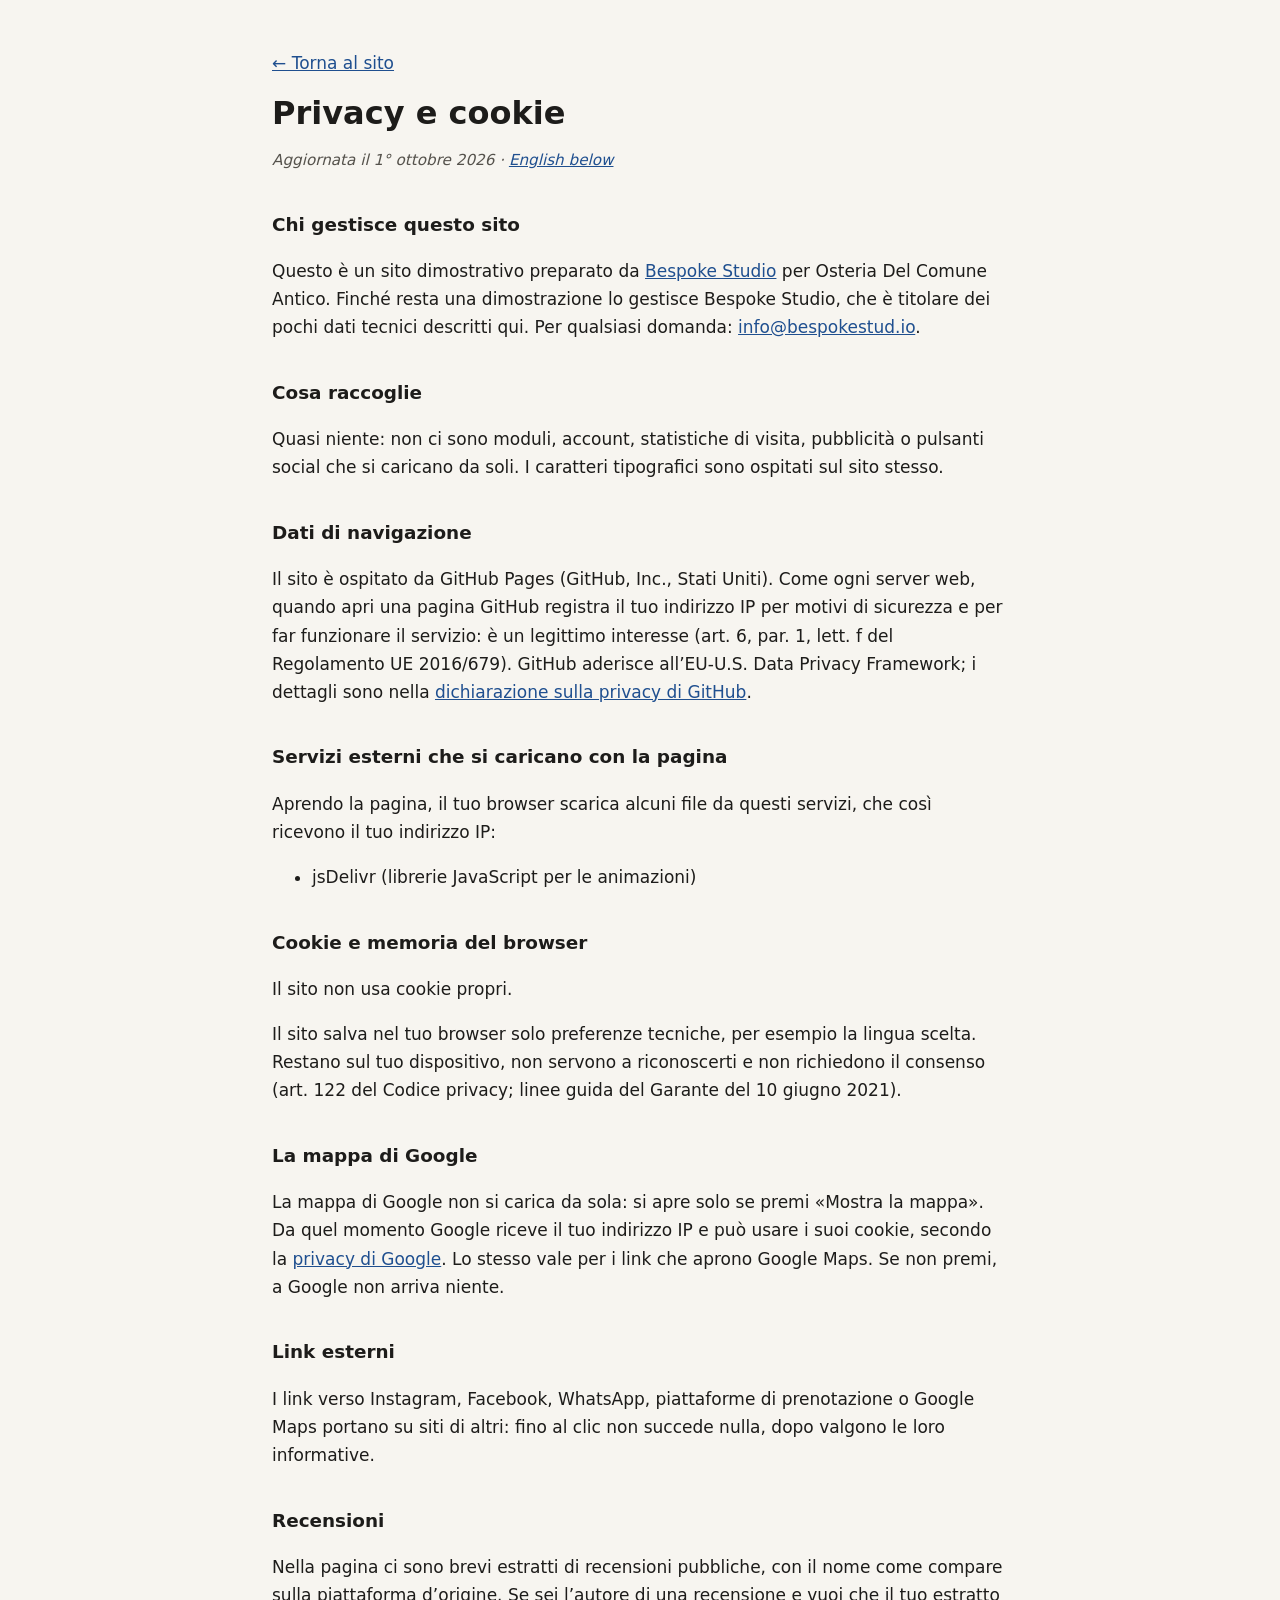
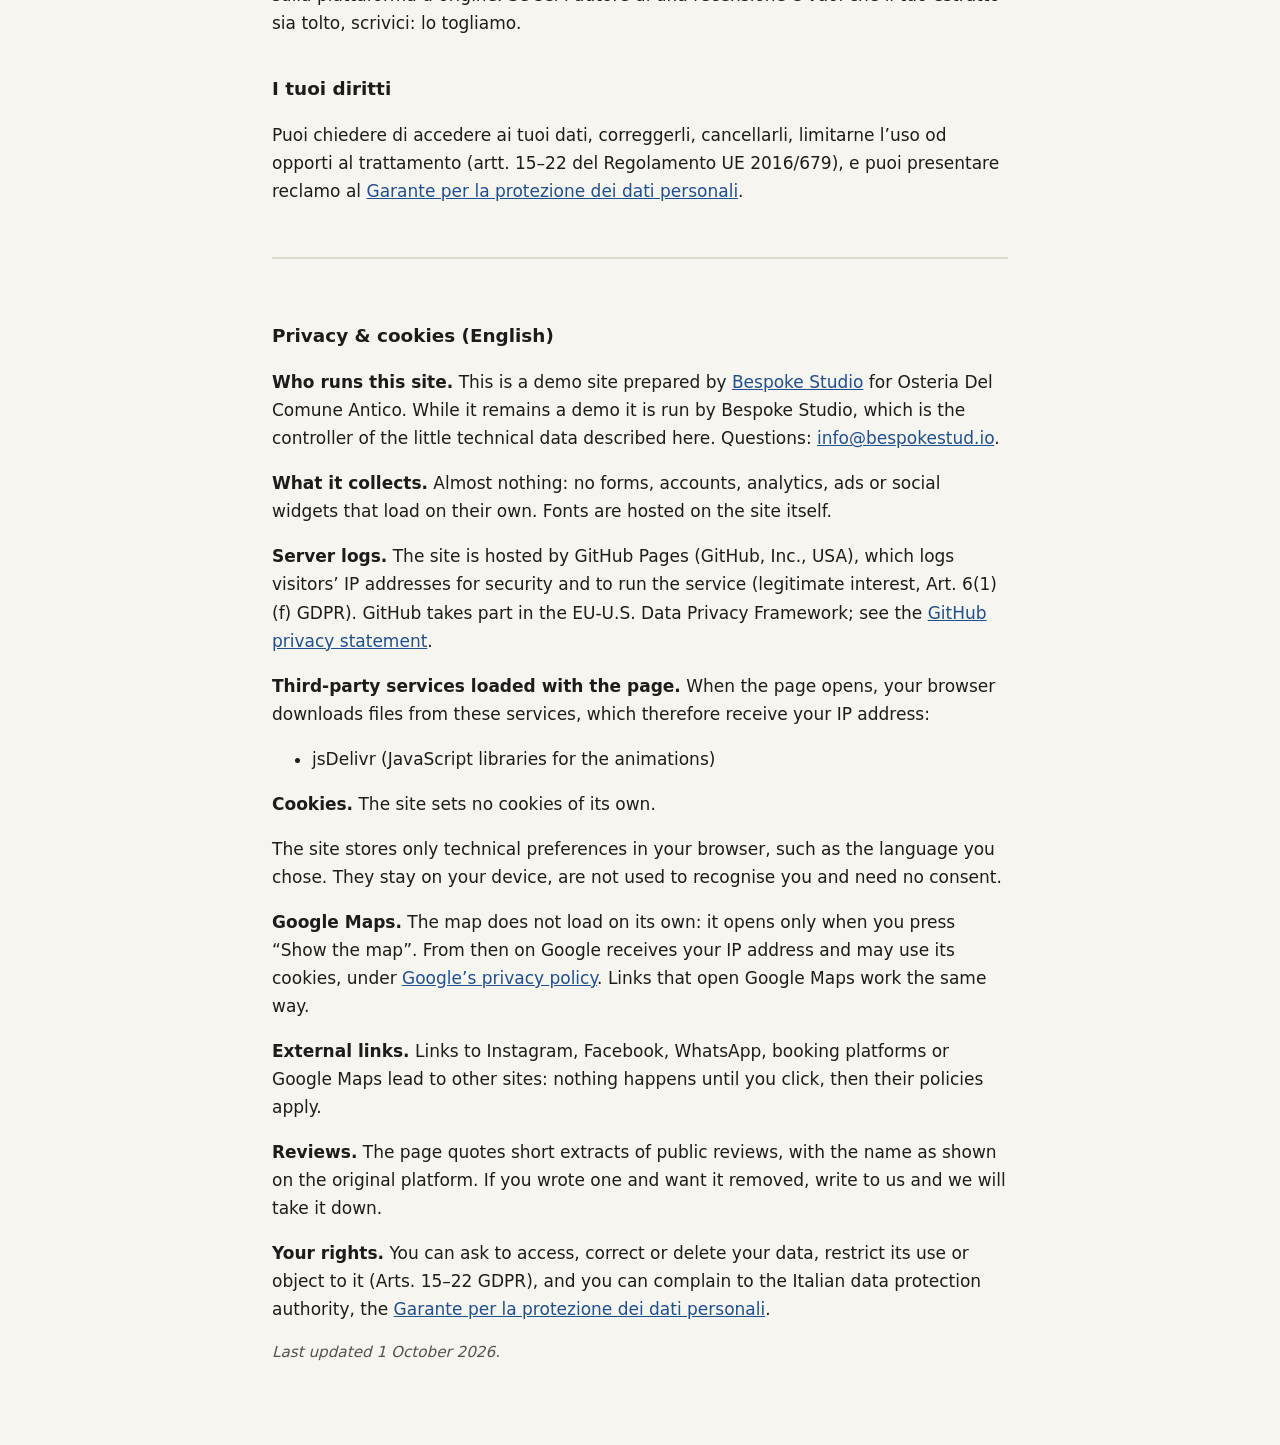
<file: privacy.html>
<!DOCTYPE html>
<html lang="it">
<head>
  <meta charset="UTF-8">
  <meta name="viewport" content="width=device-width, initial-scale=1.0">
  <meta name="robots" content="noindex">
  <title>Privacy e cookie · Osteria Del Comune Antico</title>
  <meta name="description" content="Informativa privacy e cookie del sito Osteria Del Comune Antico.">
  <style>
    body { margin: 0; background: #f7f5f0; color: #1d1c1a; font: 17px/1.65 system-ui, -apple-system, "Segoe UI", Roboto, sans-serif; }
    main { max-width: 46rem; margin: 0 auto; padding: 32px 20px 64px; }
    h1 { font-size: 2rem; line-height: 1.2; margin: 0.4em 0 0.2em; }
    h2 { font-size: 1.15rem; margin: 2em 0 0.4em; }
    a { color: #1f4f8f; }
    .data { color: #55524c; font-style: italic; font-size: 0.95rem; }
    .en { margin-top: 3em; padding-top: 1.5em; border-top: 2px solid #ddd8cc; }
    code { font-size: 0.9em; background: #ebe7dc; padding: 0 4px; border-radius: 3px; }
  </style>
</head>
<body>
<main>
  <p><a href="index.html">← Torna al sito</a></p>
  <h1>Privacy e cookie</h1>
  <p class="data">Aggiornata il 1° ottobre 2026 · <a href="#english" lang="en">English below</a></p>
  <h2>Chi gestisce questo sito</h2>
  <p>Questo è un sito dimostrativo preparato da <a href="https://bespokestud.io" rel="noopener">Bespoke Studio</a> per Osteria Del Comune Antico. Finché resta una dimostrazione lo gestisce Bespoke Studio, che è titolare dei pochi dati tecnici descritti qui. Per qualsiasi domanda: <a href="mailto:info@bespokestud.io">info@bespokestud.io</a>.</p>
  <h2>Cosa raccoglie</h2>
  <p>Quasi niente: non ci sono moduli, account, statistiche di visita, pubblicità o pulsanti social che si caricano da soli. I caratteri tipografici sono ospitati sul sito stesso.</p>
  <h2>Dati di navigazione</h2>
  <p>Il sito è ospitato da GitHub Pages (GitHub, Inc., Stati Uniti). Come ogni server web, quando apri una pagina GitHub registra il tuo indirizzo IP per motivi di sicurezza e per far funzionare il servizio: è un legittimo interesse (art. 6, par. 1, lett. f del Regolamento UE 2016/679). GitHub aderisce all’EU-U.S. Data Privacy Framework; i dettagli sono nella <a href="https://docs.github.com/site-policy/privacy-policies/github-general-privacy-statement" rel="noopener">dichiarazione sulla privacy di GitHub</a>.</p>
  <h2>Servizi esterni che si caricano con la pagina</h2>
  <p>Aprendo la pagina, il tuo browser scarica alcuni file da questi servizi, che così ricevono il tuo indirizzo IP:</p>
  <ul><li>jsDelivr (librerie JavaScript per le animazioni)</li></ul>
  <h2>Cookie e memoria del browser</h2>
  <p>Il sito non usa cookie propri.</p>
  <p>Il sito salva nel tuo browser solo preferenze tecniche, per esempio la lingua scelta. Restano sul tuo dispositivo, non servono a riconoscerti e non richiedono il consenso (art. 122 del Codice privacy; linee guida del Garante del 10 giugno 2021).</p>
  <h2>La mappa di Google</h2>
  <p>La mappa di Google non si carica da sola: si apre solo se premi «Mostra la mappa». Da quel momento Google riceve il tuo indirizzo IP e può usare i suoi cookie, secondo la <a href="https://policies.google.com/privacy?hl=it" rel="noopener">privacy di Google</a>. Lo stesso vale per i link che aprono Google Maps. Se non premi, a Google non arriva niente.</p>
  <h2>Link esterni</h2>
  <p>I link verso Instagram, Facebook, WhatsApp, piattaforme di prenotazione o Google Maps portano su siti di altri: fino al clic non succede nulla, dopo valgono le loro informative.</p>
  <h2>Recensioni</h2>
  <p>Nella pagina ci sono brevi estratti di recensioni pubbliche, con il nome come compare sulla piattaforma d’origine. Se sei l’autore di una recensione e vuoi che il tuo estratto sia tolto, scrivici: lo togliamo.</p>
  <h2>I tuoi diritti</h2>
  <p>Puoi chiedere di accedere ai tuoi dati, correggerli, cancellarli, limitarne l’uso od opporti al trattamento (artt. 15–22 del Regolamento UE 2016/679), e puoi presentare reclamo al <a href="https://www.garanteprivacy.it" rel="noopener">Garante per la protezione dei dati personali</a>.</p>
  <div class="en" id="english" lang="en">
    <h2>Privacy &amp; cookies (English)</h2>
    <p><strong>Who runs this site.</strong> This is a demo site prepared by <a href="https://bespokestud.io" rel="noopener">Bespoke Studio</a> for Osteria Del Comune Antico. While it remains a demo it is run by Bespoke Studio, which is the controller of the little technical data described here. Questions: <a href="mailto:info@bespokestud.io">info@bespokestud.io</a>.</p>
    <p><strong>What it collects.</strong> Almost nothing: no forms, accounts, analytics, ads or social widgets that load on their own. Fonts are hosted on the site itself.</p>
    <p><strong>Server logs.</strong> The site is hosted by GitHub Pages (GitHub, Inc., USA), which logs visitors’ IP addresses for security and to run the service (legitimate interest, Art. 6(1)(f) GDPR). GitHub takes part in the EU-U.S. Data Privacy Framework; see the <a href="https://docs.github.com/site-policy/privacy-policies/github-general-privacy-statement" rel="noopener">GitHub privacy statement</a>.</p>
    <p><strong>Third-party services loaded with the page.</strong> When the page opens, your browser downloads files from these services, which therefore receive your IP address:</p><ul><li>jsDelivr (JavaScript libraries for the animations)</li></ul>
    <p><strong>Cookies.</strong> The site sets no cookies of its own.</p>
    <p>The site stores only technical preferences in your browser, such as the language you chose. They stay on your device, are not used to recognise you and need no consent.</p>
    <p><strong>Google Maps.</strong> The map does not load on its own: it opens only when you press “Show the map”. From then on Google receives your IP address and may use its cookies, under <a href="https://policies.google.com/privacy?hl=en" rel="noopener">Google’s privacy policy</a>. Links that open Google Maps work the same way.</p>
    <p><strong>External links.</strong> Links to Instagram, Facebook, WhatsApp, booking platforms or Google Maps lead to other sites: nothing happens until you click, then their policies apply.</p>
    <p><strong>Reviews.</strong> The page quotes short extracts of public reviews, with the name as shown on the original platform. If you wrote one and want it removed, write to us and we will take it down.</p>
    <p><strong>Your rights.</strong> You can ask to access, correct or delete your data, restrict its use or object to it (Arts. 15–22 GDPR), and you can complain to the Italian data protection authority, the <a href="https://www.garanteprivacy.it" rel="noopener">Garante per la protezione dei dati personali</a>.</p>
    <p class="data">Last updated 1 October 2026.</p>
  </div>
</main>
</body>
</html>
</file>
